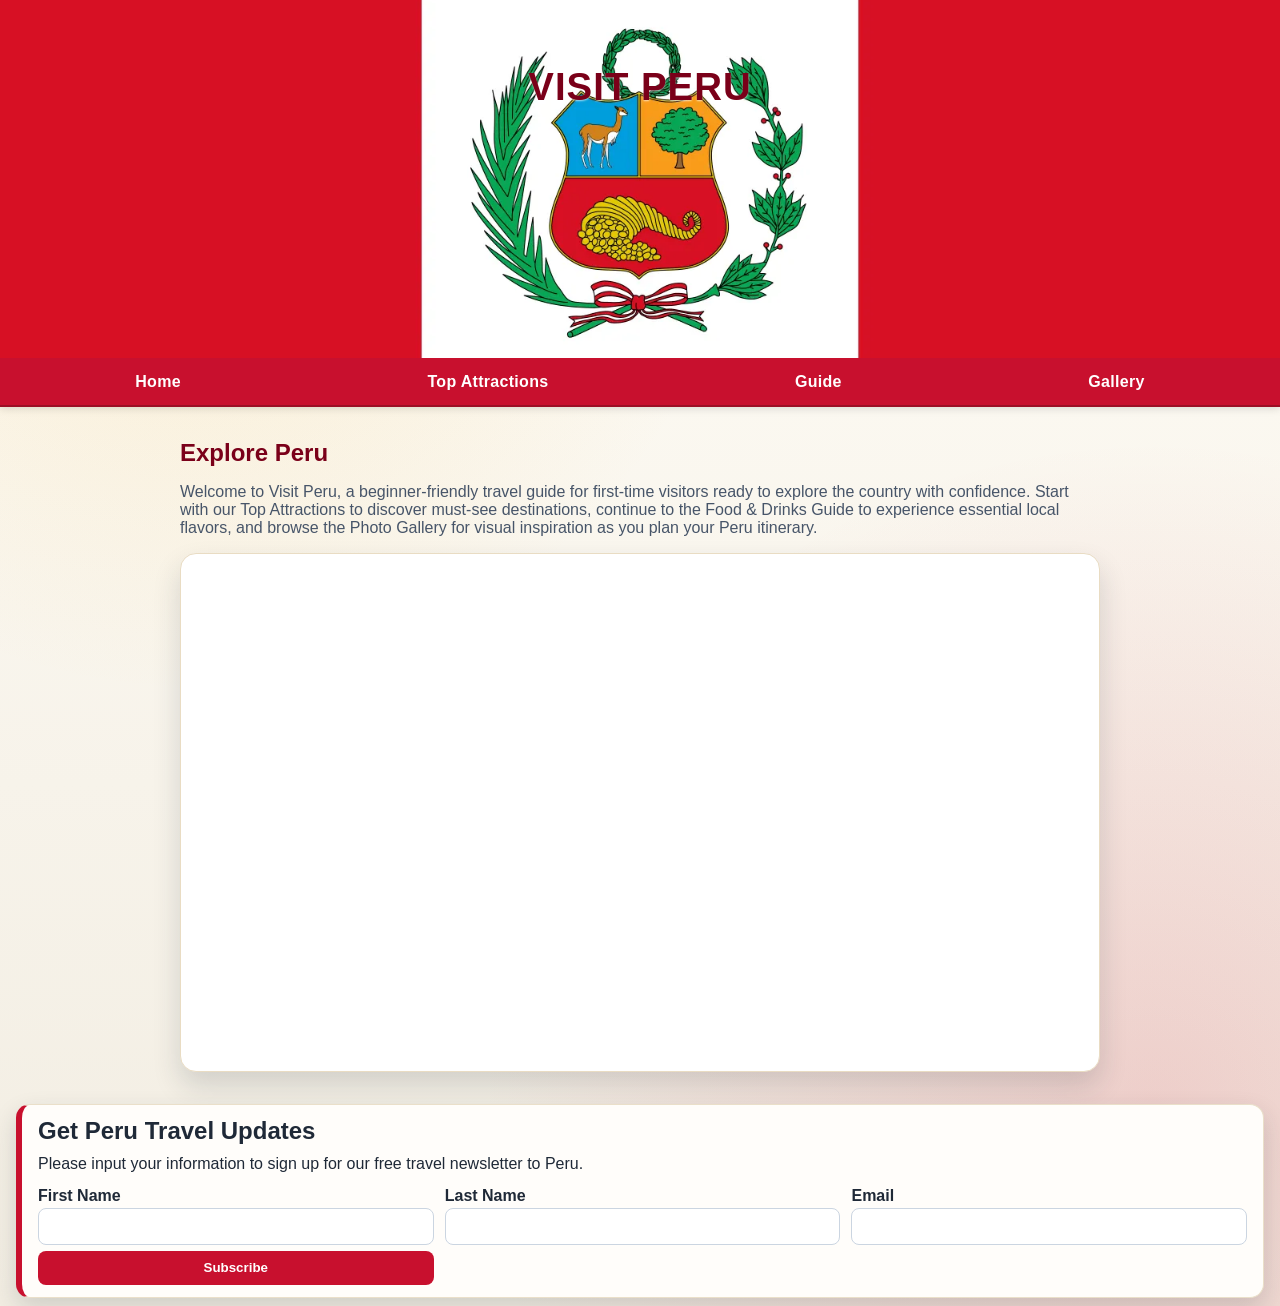
<file: index.html>
<!DOCTYPE html>
<html lang="en">
<head>
    <meta charset="UTF-8">
    <meta name="viewport" content="width=device-width, initial-scale=1.0">
    <title>Visit Peru</title>
    <link rel="stylesheet" href="styles.css">
</head>
<body>
    <header>
        <div class="hero-banner">
            <img src="assets/Flag-Peru.png" alt="Peru Flag" class="flag-image">
            <h1 class="hero-title">Visit Peru</h1>
        </div>
        
        <nav class="main-nav">
            <ul class="nav-links">
              <li><a href="index.html">Home</a></li>
              <li><a href="attractions.html">Top Attractions</a></li>
              <li><a href="guide.html">Guide</a></li>
              <li><a href="gallery.html">Gallery</a></li>
            </ul>
        </nav>
    </header>

    <section class="map-section">
        <h2>Explore Peru</h2>
        <p class="map-subtitle">Welcome to Visit Peru, a beginner-friendly travel guide for first-time visitors ready to explore the country with confidence. 
            Start with our Top Attractions to discover must-see destinations, continue to the Food & Drinks Guide to experience essential local flavors, 
            and browse the Photo Gallery for visual inspiration as you plan your Peru itinerary.</p>
      
        <div class="map-card">
          <iframe
            class="map-embed"
            src="https://maps.google.com/maps?hl=en&q=Peru&z=5&output=embed"
            loading="lazy"
            allowfullscreen
            referrerpolicy="no-referrer-when-downgrade"
            title="Map of Peru">
          </iframe>
        </div>
      </section>

      <section class="newsletter-section">
        <form class="newsletter-form">
          <h2>Get Peru Travel Updates</h2>
          <p class="form-intro">
            Please input your information to sign up for our free travel newsletter to Peru.
          </p>
      
          <div class="form-field">
          <label for="first-name">First Name</label>
          <input type="text" id="first-name" name="first-name" required>
          </div>
      
          <div class="form-field">
          <label for="last-name">Last Name</label>
          <input type="text" id="last-name" name="last-name" required>
          </div>
          
          <div class="form-field">
          <label for="email">Email</label>
          <input type="email" id="email" name="email" required>
        </div>
      
          <button type="submit">Subscribe</button>
        </form>
      </section>
   
</body>
</html>
</file>
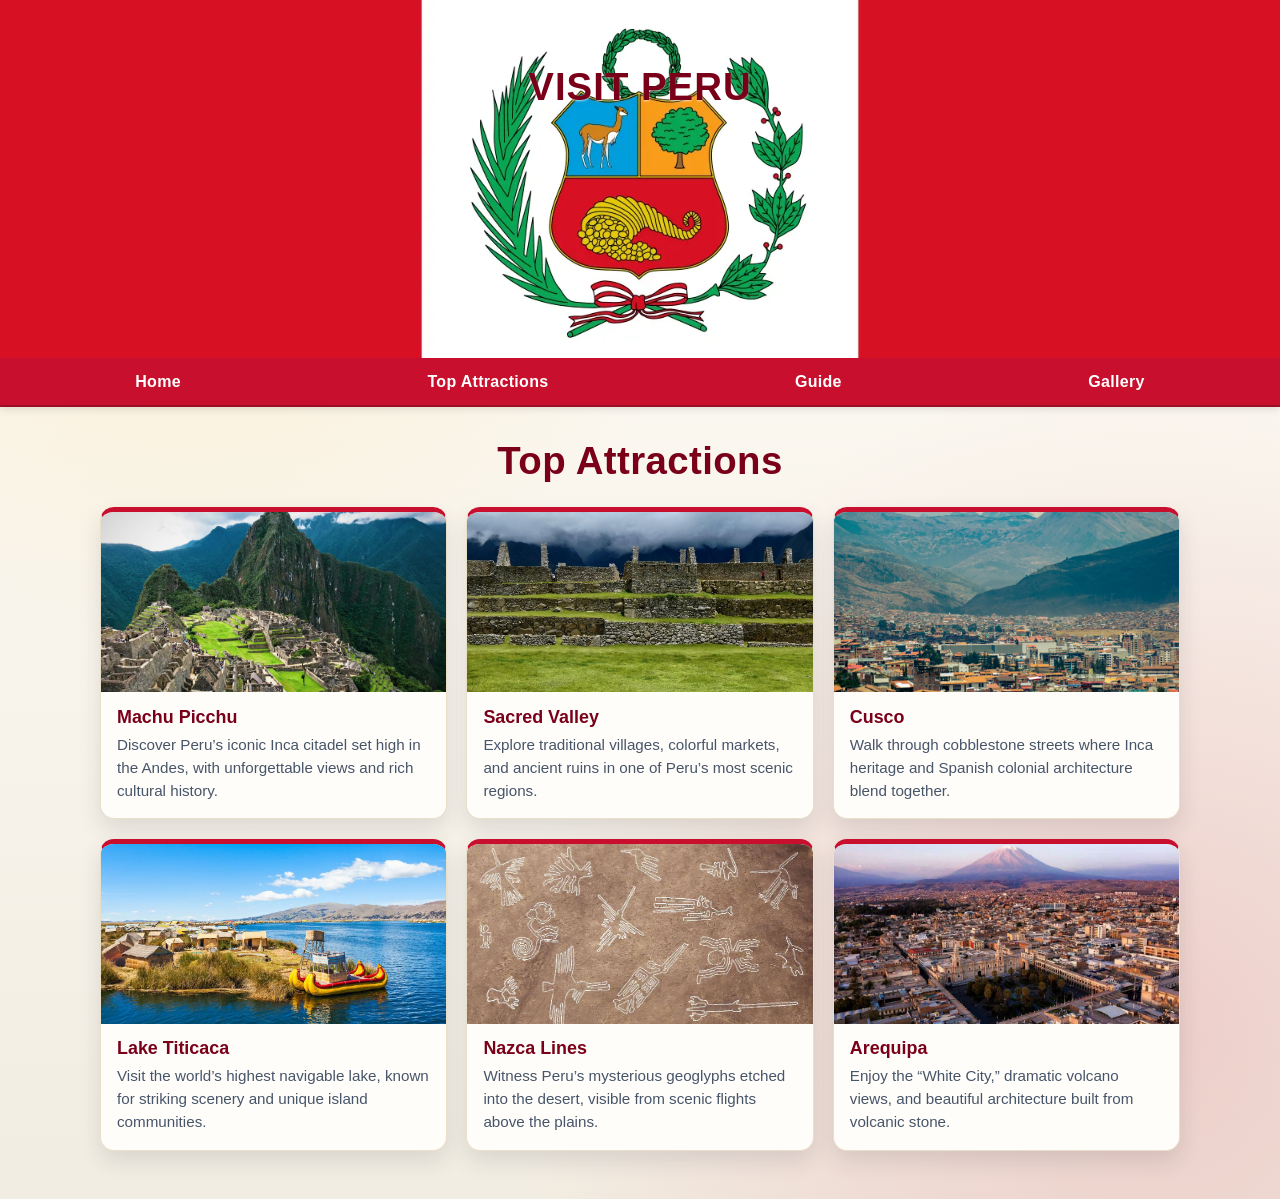
<file: attractions.html>
<!DOCTYPE html>
<html lang="en">
<head>
    <meta charset="UTF-8">
    <meta name="viewport" content="width=device-width, initial-scale=1.0">
    <title>Top Attractions</title>
    <link rel="stylesheet" href="styles.css">
</head>
<body>
    <header>
        <div class="hero-banner">
            <img src="assets/Flag-Peru.png" alt="Peru Flag" class="flag-image">
            <h1 class="hero-title">Visit Peru</h1>
        </div>
        
        <nav class="main-nav">
            <ul class="nav-links">
              <li><a href="index.html">Home</a></li>
              <li><a href="attractions.html">Top Attractions</a></li>
              <li><a href="guide.html">Guide</a></li>
              <li><a href="gallery.html">Gallery</a></li>
            </ul>
        </nav>
    </header>

    <main class="attractions-page">
        <h2 class="section-title">Top Attractions</h2>
      
        <section id="attractions-container" class="attractions-grid">
          <article class="attraction-card">
            <img src="assets/machu-picchu.jpg" alt="Machu Picchu">
            <div class="attraction-content">
              <h3>Machu Picchu</h3>
              <p>
                Discover Peru’s iconic Inca citadel set high in the Andes, with
                unforgettable views and rich cultural history.
              </p>
            </div>
          </article>
      
          <article class="attraction-card">
            <img src="assets/sacred-valley.jpg" alt="Sacred Valley">
            <div class="attraction-content">
              <h3>Sacred Valley</h3>
              <p>
                Explore traditional villages, colorful markets, and ancient ruins in
                one of Peru’s most scenic regions.
              </p>
            </div>
          </article>
      
          <article class="attraction-card">
            <img src="assets/cusco.jpg" alt="Cusco">
            <div class="attraction-content">
              <h3>Cusco</h3>
              <p>
                Walk through cobblestone streets where Inca heritage and Spanish
                colonial architecture blend together.
              </p>
            </div>
          </article>
      
          <article class="attraction-card">
            <img src="assets/lake-titicaca.jpg" alt="Lake Titicaca">
            <div class="attraction-content">
              <h3>Lake Titicaca</h3>
              <p>
                Visit the world’s highest navigable lake, known for striking scenery
                and unique island communities.
              </p>
            </div>
          </article>
      
          <article class="attraction-card">
            <img src="assets/nazca-lines.jpg" alt="Nazca Lines">
            <div class="attraction-content">
              <h3>Nazca Lines</h3>
              <p>
                Witness Peru’s mysterious geoglyphs etched into the desert, visible
                from scenic flights above the plains.
              </p>
            </div>
          </article>
      
          <article class="attraction-card">
            <img src="assets/arequipa.jpg" alt="Arequipa">
            <div class="attraction-content">
              <h3>Arequipa</h3>
              <p>
                Enjoy the “White City,” dramatic volcano views, and beautiful
                architecture built from volcanic stone.
              </p>
            </div>
          </article>
        </section>
      </main>
    
</body>
</html>
</file>
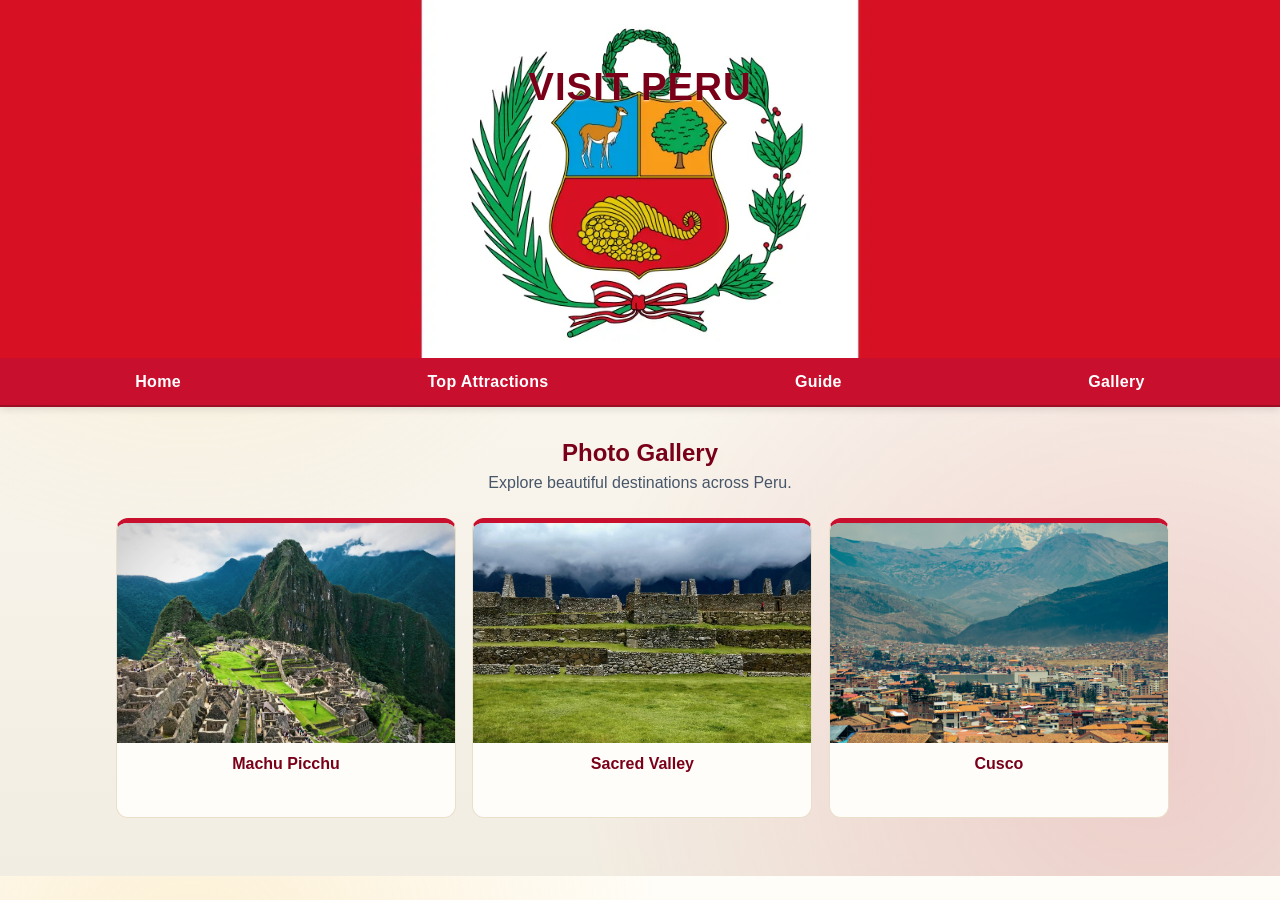
<file: gallery.html>
<!DOCTYPE html>
<html lang="en">
<head>
    <meta charset="UTF-8">
    <meta name="viewport" content="width=device-width, initial-scale=1.0">
    <title>Photo Gallery</title>
    <link rel="stylesheet" href="styles.css">
</head>
<body>
    <header>
        <div class="hero-banner">
            <img src="assets/Flag-Peru.png" alt="Peru Flag" class="flag-image">
            <h1 class="hero-title">Visit Peru</h1>
        </div>
        
        <nav class="main-nav">
            <ul class="nav-links">
              <li><a href="index.html">Home</a></li>
              <li><a href="attractions.html">Top Attractions</a></li>
              <li><a href="guide.html">Guide</a></li>
              <li><a href="gallery.html">Gallery</a></li>
            </ul>
        </nav>
    </header>

    <main class="gallery-page">
        <h2 class="gallery-title">Photo Gallery</h2>
        <p class="gallery-intro">Explore beautiful destinations across Peru.</p>
      
        <ul class="gallery-carousel-advanced">
          <li class="gallery-tile">
            <img src="assets/machu-picchu.jpg" alt="Machu Picchu">
            <h3>Machu Picchu</h3>
          </li>
          <li class="gallery-tile">
            <img src="assets/sacred-valley.jpg" alt="Sacred Valley">
            <h3>Sacred Valley</h3>
          </li>
          <li class="gallery-tile">
            <img src="assets/cusco.jpg" alt="Cusco">
            <h3>Cusco</h3>
          </li>
          <li class="gallery-tile">
            <img src="assets/lake-titicaca.jpg" alt="Lake Titicaca">
            <h3>Lake Titicaca</h3>
          </li>
          <li class="gallery-tile">
            <img src="assets/nazca-lines.jpg" alt="Nazca Lines">
            <h3>Nazca Lines</h3>
          </li>
          <li class="gallery-tile">
            <img src="assets/arequipa.jpg" alt="Arequipa">
            <h3>Arequipa</h3>
          </li>
        </ul>
      </main>
</body>
</html>
</file>
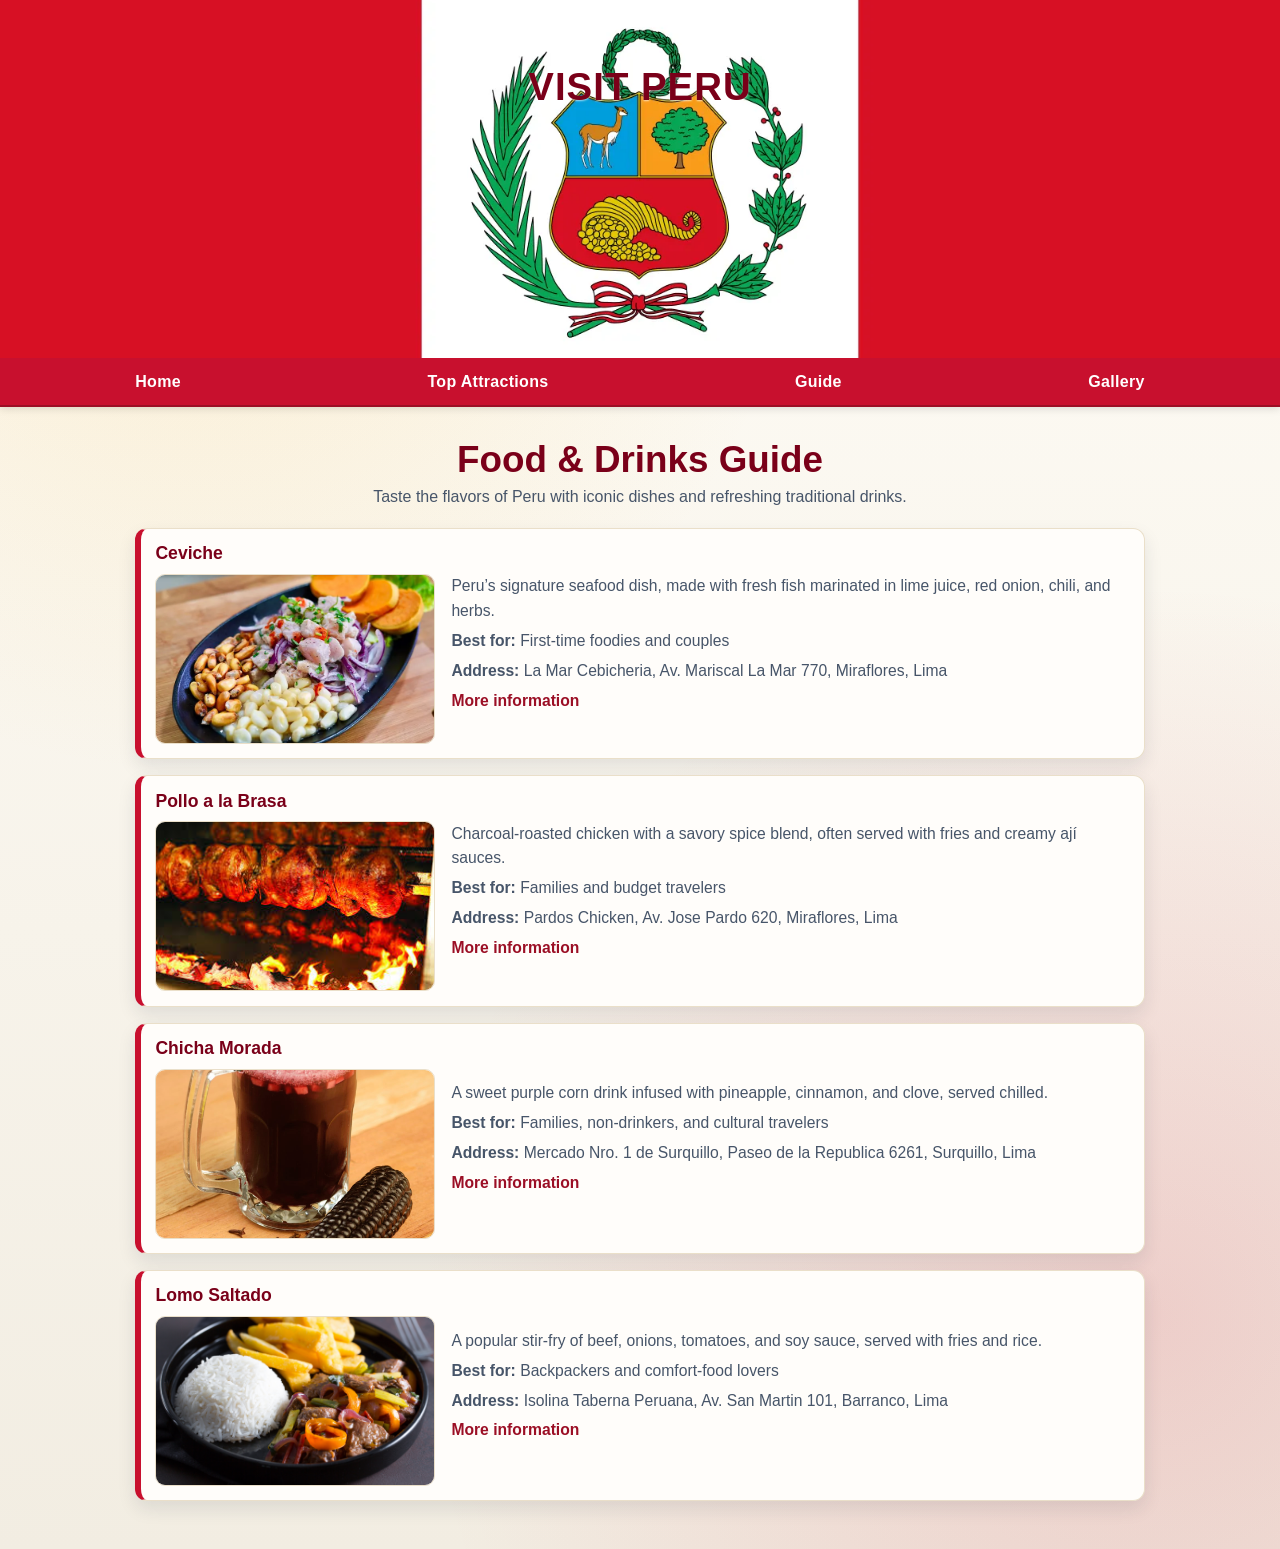
<file: guide.html>
<!DOCTYPE html>
<html lang="en">
<head>
    <meta charset="UTF-8">
    <meta name="viewport" content="width=device-width, initial-scale=1.0">
    <title>Food & Drinks Guide</title>
    <link rel="stylesheet" href="styles.css">
</head>
<body>
    <header>
        <div class="hero-banner">
            <img src="assets/Flag-Peru.png" alt="Peru Flag" class="flag-image">
            <h1 class="hero-title">Visit Peru</h1>
        </div>
        
        <nav class="main-nav">
            <ul class="nav-links">
              <li><a href="index.html">Home</a></li>
              <li><a href="attractions.html">Top Attractions</a></li>
              <li><a href="guide.html">Guide</a></li>
              <li><a href="gallery.html">Gallery</a></li>
            </ul>
        </nav>
    </header>

    <main class="guide-page">
        <h2 class="guide-title">Food & Drinks Guide</h2>
        <p class="guide-intro">
          Taste the flavors of Peru with iconic dishes and refreshing traditional drinks.
        </p>
      
        <ul class="food-list">
          <li class="food-card">
            <div class="food-left">
                <h3>Ceviche</h3>
            <img src="assets/ceviche.jpg" alt="Ceviche">
            </div>
            <div class="food-right">
                <p>
                    Peru’s signature seafood dish, made with fresh fish marinated in lime juice,
                    red onion, chili, and herbs.
                </p>
                <p><strong>Best for:</strong> First-time foodies and couples</p>
                <p><strong>Address:</strong> La Mar Cebicheria, Av. Mariscal La Mar 770, Miraflores, Lima</p>
                <p><a href="https://en.wikipedia.org/wiki/Ceviche" target="_blank" rel="noopener noreferrer">More information</a></p>
            </div>
          </li>
      
          <li class="food-card">
            <div class="food-left">
                <h3>Pollo a la Brasa</h3>
            <img src="assets/pollo-a-la-brasa.jpg" alt="Pollo a la Brasa">
            </div>
            <div class="food-right">
                <p>
                    Charcoal-roasted chicken with a savory spice blend, often served with fries
                    and creamy ají sauces.
                </p>
                <p><strong>Best for:</strong> Families and budget travelers</p>
                <p><strong>Address:</strong> Pardos Chicken, Av. Jose Pardo 620, Miraflores, Lima</p>
                <p><a href="https://pardoschicken.pe/" target="_blank" rel="noopener noreferrer">More information</a></p>
            </div>
          </li>
      
          <li class="food-card">
            <div class="food-left">
                <h3>Chicha Morada</h3>
            <img src="assets/chicha-morada.jpg" alt="Chicha Morada">
            </div>
            <div class="food-right">
                <p>
                    A sweet purple corn drink infused with pineapple, cinnamon, and clove,
                    served chilled.
                </p>
                <p><strong>Best for:</strong> Families, non-drinkers, and cultural travelers</p>
                <p><strong>Address:</strong> Mercado Nro. 1 de Surquillo, Paseo de la Republica 6261, Surquillo, Lima</p>
                <p><a href="https://en.wikipedia.org/wiki/Chicha_morada" target="_blank" rel="noopener noreferrer">More information</a></p>
            </div>
          </li>
      
          <li class="food-card">
            <div class="food-left">
                <h3>Lomo Saltado</h3>
            <img src="assets/lomo-saltado.jpg" alt="Lomo Saltado">
            </div>
            <div class="food-right">
                <p>
                    A popular stir-fry of beef, onions, tomatoes, and soy sauce, served with
                    fries and rice.
                </p>
                <p><strong>Best for:</strong> Backpackers and comfort-food lovers</p>
                <p><strong>Address:</strong> Isolina Taberna Peruana, Av. San Martin 101, Barranco, Lima</p>
                <p><a href="https://isolina.pe/" target="_blank" rel="noopener noreferrer">More information</a></p>
            </div>
          </li>
        </ul>
      </main>
</body>
</html>
</file>
<file: styles.css>
/*index.html*/
.hero-banner {
  position: relative;
  width: 100vw;
  height: clamp(210px, 28vw, 360px);
  margin: 0;
  overflow: hidden;
}

.flag-image {
  display: block;
  width: 100%;
  height: 100%;
  object-fit: cover;
  object-position: center;
}

.hero-title {
  position: absolute;
  left: 50%;
  top: 18%;

  transform: translateX(-50%);
  margin: 0;
  padding: 0;
  text-align: center;
  color: #7a0019;
  font-size: clamp(1.4rem, 3.8vw, 2.4rem);
  font-weight: 800;
  letter-spacing: 1px;
  text-transform: uppercase;
  text-shadow: 0 1px 2px rgba(255, 255, 255, 0.65);
  pointer-events: none;
}

.main-nav {
  background-color: #c8102e; /* Peru red */
  border-top: 0;
  border-bottom: 2px solid #9b0f25;
  box-shadow: 0 2px 8px rgba(0, 0, 0, 0.12);
}

.nav-links {
  margin: 0;
  padding: 0 1rem;
  list-style: none;
  display: flex;
  justify-content: space-around;
  gap: 0.5rem;
}

.nav-links li {
  margin: 0;
}

.nav-links a {
  display: block;
  padding: 0.9rem 1.2rem;
  color: #ffffff;
  text-decoration: none;
  font-weight: 700;
  letter-spacing: 0.3px;
  transition: background-color 0.2s ease;
}

.nav-links a:hover,
.nav-links a:focus-visible {
  background-color: #9b0f25;
}

.nav-links a:active {
  background-color: #7d0c1d;
}

body {
  margin: 0;
  font-family: "Helvetica", "Arial", sans-serif;
  color: #1f2937;
  background:
    radial-gradient(circle at 15% 10%, rgba(245, 196, 92, 0.22), transparent 35%),
    radial-gradient(circle at 90% 85%, rgba(200, 16, 46, 0.15), transparent 42%),
    linear-gradient(180deg, #fffdf7 0%, #f7f3ea 60%, #f2ede2 100%);
}

.map-section {
    max-width: 960px;
    margin: 2rem auto;
    padding: 0 1rem;
  }

.map-section,
.newsletter-section {
  padding-left: 1.25rem;
  padding-right: 1.25rem;
}

.newsletter-section {
  margin: 1.25rem auto 0;
  padding: 0 1rem 0.5rem;
}
  
  .map-section h2 {
    margin-bottom: 0.35rem;
    color: #7a0019;
  }
  
  .map-subtitle {
    margin-bottom: 1rem;
    color: #475569;
  }
  
  .map-card {
    border-radius: 16px;
    overflow: hidden;
    box-shadow: 0 14px 28px rgba(31, 41, 55, 0.16);
    background: #ffffff;
    border: 1px solid #e9dcc3;
  }
  
  .map-embed {
    display: block;
    width: 100%;
    aspect-ratio: 16 / 9;
    border: 0;
  }

  
  
  .newsletter-form {
    background: #fffdfa;
    border: 1px solid #eadfc9;
    border-left: 6px solid #c8102e;
    border-radius: 14px;
    box-shadow: 0 10px 24px rgba(31, 41, 55, 0.16);
    max-width: 100%;
    margin: 0 auto;
    padding: 1rem 1.2rem;
  }
  
  .newsletter-form h2 {
    margin: 0 0 0.2rem;
    line-height: 1.2;
  }
  
  .form-intro {
    margin: 0 0 0.4rem;
    line-height: 1.3;
  }
  
  .newsletter-form label {
    display: block;
    margin: 0 0 0.18rem;
    font-weight: 700;
    color: #1f2937;
  }
  
  .newsletter-form input {
    width: 100%;
    padding: 0.55rem 0.7rem;
    border: 1px solid #cbd5e1;
    border-radius: 8px;
    font-size: 1rem;
    background: #fff;
  }
  
  .newsletter-form input:focus {
    outline: 2px solid rgba(200, 16, 46, 0.28);
    border-color: #c8102e;
  }
  
  .newsletter-form button {
    margin-top: 0;
    border: 0;
    border-radius: 8px;
    padding: 0.58rem 0.8rem;
    align-self: end;
    background: #c8102e;
    color: #fff;
    font-weight: 700;
    cursor: pointer;
  }
  
  .newsletter-form button:hover,
  .newsletter-form button:focus-visible {
    background: #9b0f25;
  }

  .newsletter-form {
    display: grid;
    grid-template-columns: repeat(3, minmax(170px, 1fr));
    gap: 0.35rem 0.7rem;   /* was larger */
    padding: 0.75rem 1rem; /* less vertical padding */
  }

  .newsletter-form h2,
  .newsletter-form .form-intro {
    grid-column: 1 / -1;
  }
  .newsletter-form button {
    width: 100%;
    margin-top: 0;
  }

  /*nav media queries*/

  *,
*::before,
*::after {
  box-sizing: border-box;
}

.newsletter-form input,
.newsletter-form button {
  width: 100%;
}

body {
  margin: 0;
  padding-bottom: 0;
}
  
  @media (max-width: 640px) {
    .nav-links {
      flex-wrap: wrap;
    }
  
    .nav-links a {
      padding: 0.75rem 0.9rem;
    }
  }

  @media (max-width: 640px) {
    .newsletter-section {
      position: static;
      width: auto;
      margin: 1rem;
    }
  
    body {
      padding-bottom: 0;
    }
  }

  @media (max-width: 900px) {
    .map-embed {
      aspect-ratio: 4 / 3;
    }
  }
  
  @media (max-width: 600px) {
    .map-embed {
      aspect-ratio: 1 / 1;
    }
  }

  @media (max-width: 760px) {
    .newsletter-form {
      grid-template-columns: 1fr;
    }
  }

  /* Top Attractions page */
.attractions-page {
  max-width: 1120px;
  margin: 2rem auto 3rem;
  padding: 0 1.25rem;
}

.section-title {
  text-align: center;
  margin: 0 0 1.5rem;
  color: #7a0019; /* deep Peru red */
  font-size: clamp(1.8rem, 3.2vw, 2.4rem);
  letter-spacing: 0.4px;
}

.attractions-grid {
  display: grid;
  grid-template-columns: repeat(3, minmax(220px, 1fr));
  gap: 1.2rem;
}

.attraction-card {
  background: #fffdfa;
  border: 1px solid #eadfc9;
  border-top: 5px solid #c8102e;
  border-radius: 14px;
  overflow: hidden;
  box-shadow: 0 10px 22px rgba(31, 41, 55, 0.12);
  transition: transform 0.18s ease, box-shadow 0.18s ease;
}

.attraction-card:hover {
  transform: translateY(-3px);
  box-shadow: 0 14px 26px rgba(31, 41, 55, 0.16);
}

.attraction-card img {
  display: block;
  width: 100%;
  height: 180px;
  object-fit: cover;
}

.attraction-content {
  padding: 0.9rem 1rem 1rem;
}

.attraction-card h3 {
  margin: 0 0 0.4rem;
  color: #7a0019;
  font-size: 1.12rem;
}

.attraction-card p {
  margin: 0;
  color: #475569; /* themed slate tone */
  line-height: 1.5;
  font-size: 0.95rem;
}

@media (max-width: 980px) {
  .attractions-grid {
    grid-template-columns: repeat(2, minmax(220px, 1fr));
  }
}

@media (max-width: 640px) {
  .attractions-grid {
    grid-template-columns: 1fr;
  }
}

/* Guide page */
.guide-page {
  max-width: 1050px;
  margin: 2rem auto 3rem;
  padding: 0 1.25rem;
}

.guide-title {
  text-align: center;
  margin: 0 0 0.4rem;
  color: #7a0019;
  font-size: clamp(1.8rem, 3vw, 2.3rem);
}

.guide-intro {
  text-align: center;
  margin: 0 auto 1.4rem;
  max-width: 700px;
  color: #475569;
}

.food-list {
  list-style: none;
  margin: 0;
  padding: 0;
  display: flex;
  flex-direction: column;  /* vertical list */
  gap: 1rem;
}

.food-card {
  display: flex;
  align-items: stretch;
  gap: 1rem;
  background: #fffdfa;
  border: 1px solid #eadfc9;
  border-left: 6px solid #c8102e;
  border-radius: 12px;
  padding: 0.9rem;
  box-shadow: 0 8px 18px rgba(31, 41, 55, 0.1);
  transition: transform 0.18s ease, box-shadow 0.18s ease;
}

.food-card:hover {
  transform: translateY(-3px);
  box-shadow: 0 14px 26px rgba(31, 41, 55, 0.16);
}

.food-left {
  flex: 0 0 280px;
  display: flex;
  flex-direction: column; /* name top, image bottom */
  gap: 0.6rem;
}

.food-left h3 {
  margin: 0;
  color: #7a0019;
  font-size: 1.1rem;
}

.food-left img {
  width: 100%;
  height: 170px;
  object-fit: cover;
  border-radius: 10px;
  border: 1px solid #eadfc9;
}

.food-right {
  flex: 1;
  display: flex;
  flex-direction: column;
  align-items: flex-start;
  justify-content: center;
  gap: 0.35rem;
}

.food-right p {
  margin: 0;
  color: #475569;
  line-height: 1.55;
  font-size: 0.98rem;
}

.food-right a {
  color: #9b0f25;
  font-weight: 700;
  text-decoration: none;
}

.food-right a:hover,
.food-right a:focus-visible {
  text-decoration: underline;
}

@media (max-width: 760px) {
  .food-card {
    flex-direction: column;
  }

  .food-left {
    flex: 1 1 auto;
  }

  .food-right {
    align-items: flex-start;
  }
}

/* Gallery page */
.gallery-page {
  max-width: 1120px;
  margin: 2rem auto 3rem;
  padding: 0 1.25rem;
}

.gallery-title {
  text-align: center;
  margin: 0 0 0.4rem;
  color: #7a0019;
}

.gallery-intro {
  text-align: center;
  margin: 0 0 1rem;
  color: #475569;
}

.gallery-carousel-advanced {
  width: 100%;
  height: 320px;
  margin: 0;
  padding: 10px;
  overflow-x: auto;
  overflow-y: hidden;
  scroll-snap-type: x mandatory;
  white-space: nowrap;
  text-align: center;
  anchor-name: --peru-carousel;
}
.gallery-tile {
  list-style: none;
  display: inline-block;
  vertical-align: top;
  height: 100%;
  width: calc((100% - 40px) / 3); /* 3 cards default */
  min-width: 210px;               /* prevents cards getting too tiny */
  margin: 0 6px;
  scroll-snap-align: center;
  background: #fffdfa;
  border: 1px solid #eadfc9;
  border-top: 5px solid #c8102e;
  border-radius: 12px;
  overflow: hidden;
  transition: transform 0.18s ease, box-shadow 0.18s ease;
}

.gallery-tile:hover {
  transform: translateY(-3px);
  box-shadow: 0 14px 26px rgba(31, 41, 55, 0.16);
}

.gallery-tile img {
  display: block;
  width: 100%;
  height: 220px;
  object-fit: cover;
}

.gallery-tile h3 {
  margin: 0;
  padding: 0.75rem 0.85rem;
  color: #7a0019;
  font-size: 1rem;
  white-space: normal;
}

/* Arrow buttons (CSS-only) */
.gallery-carousel-advanced::scroll-button(*) {
  border: 0;
  font-size: 2rem;
  background: none;
  color: #7a0019;
  opacity: 0.75;
  cursor: pointer;
}

.gallery-carousel-advanced::scroll-button(*):hover,
.gallery-carousel-advanced::scroll-button(*):focus {
  opacity: 1;
}

.gallery-carousel-advanced::scroll-button(*):disabled {
  opacity: 0.2;
  cursor: unset;
}

.gallery-carousel-advanced::scroll-button(left) {
  content: "◄";
}
.gallery-carousel-advanced::scroll-button(right) {
  content: "►";
}

.gallery-carousel-advanced::scroll-button(*) {
  position: absolute;
  position-anchor: --peru-carousel;
}

.gallery-carousel-advanced::scroll-button(left) {
  right: calc(anchor(left) - 56px);
  bottom: calc(anchor(top) + 8px);
}
.gallery-carousel-advanced::scroll-button(right) {
  left: calc(anchor(right) - 56px);
  bottom: calc(anchor(top) + 8px);
}

@media (max-width: 900px) {
  .gallery-tile {
    width: calc((100% - 28px) / 2);
  }
}
/* 1 at a time on small screens */
@media (max-width: 600px) {
  .gallery-tile {
    width: calc(100% - 20px);
    min-width: 0;
  }
}
</file>
